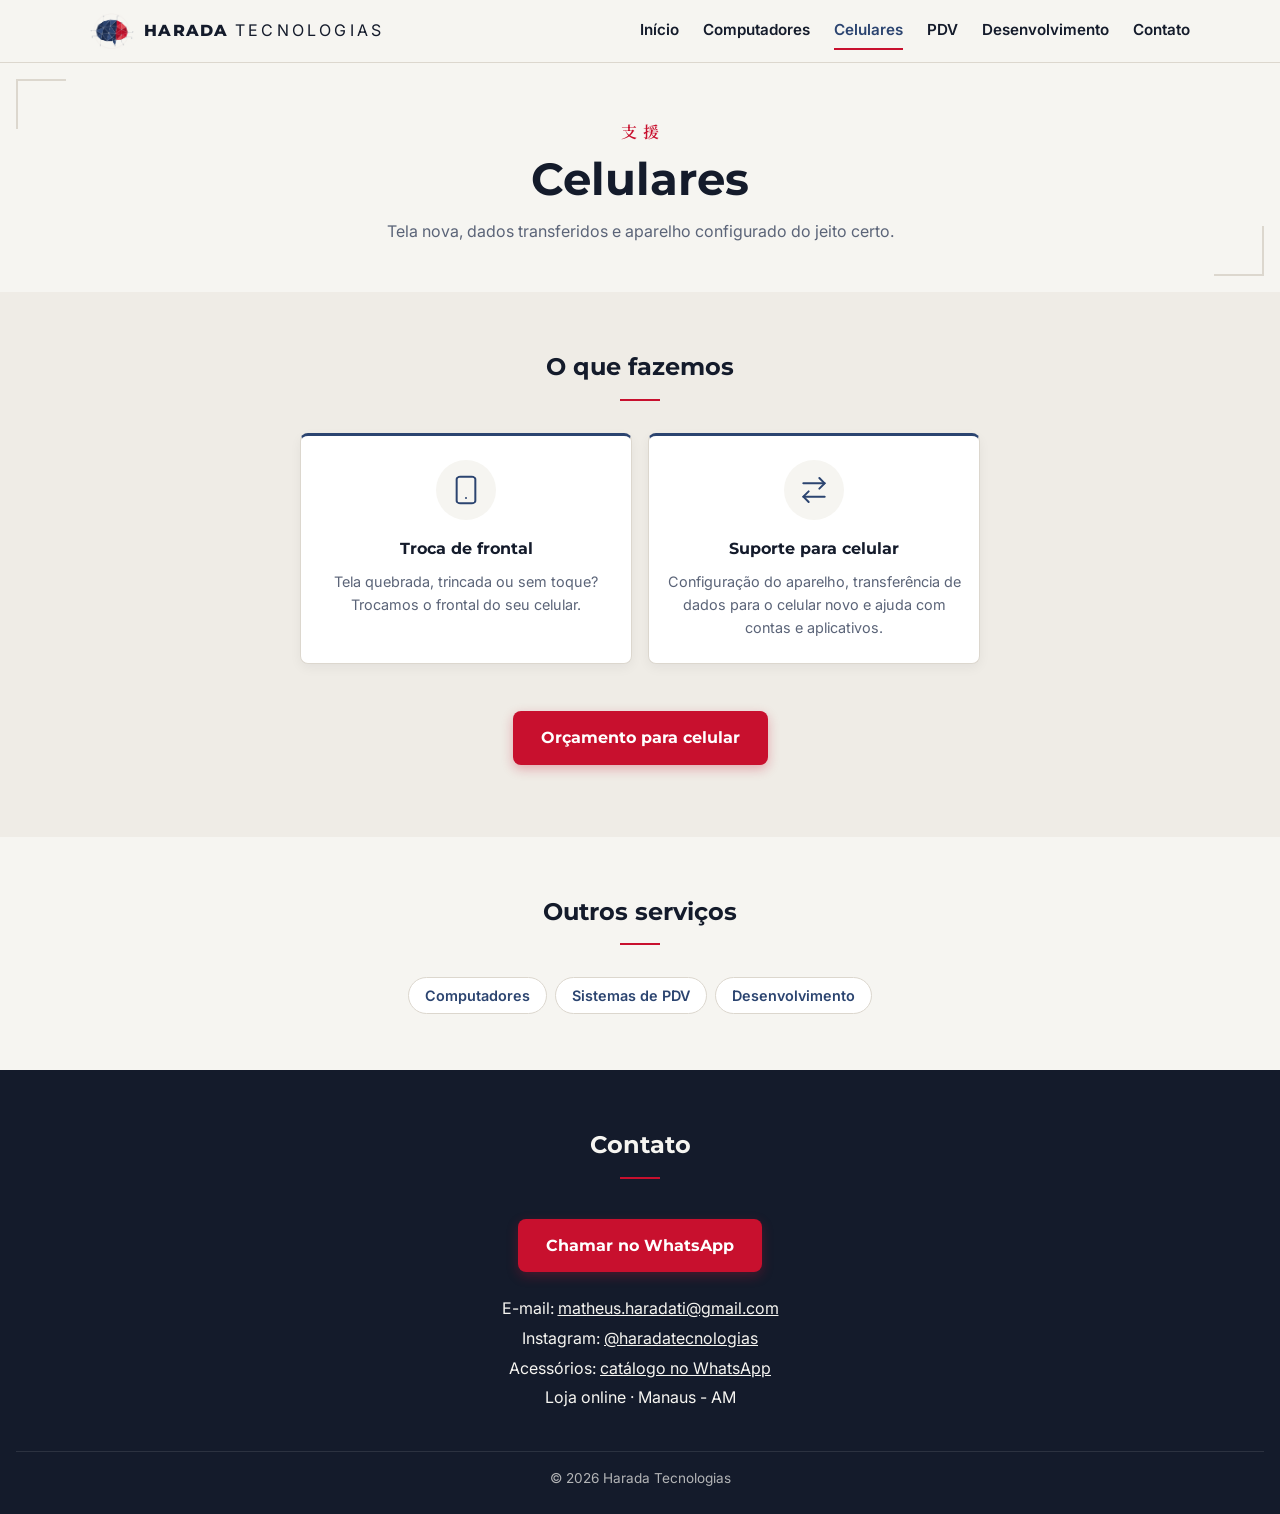
<file: celulares.html>
<!DOCTYPE html>
<html lang="pt-BR">
<head>
    <meta charset="UTF-8">
    <meta name="viewport" content="width=device-width, initial-scale=1.0">
    <title>Troca de frontal e suporte para celular em Manaus | Harada Tecnologias</title>
    <meta name="description" content="Troca de frontal (tela) de celular, transferência de dados e configuração de aparelhos em Manaus - AM. Peça um orçamento pelo WhatsApp.">

    <link rel="icon" type="image/png" href="img/icone.png">
    <link rel="apple-touch-icon" href="img/icone.png">

    <meta property="og:type" content="website">
    <meta property="og:locale" content="pt_BR">
    <meta property="og:site_name" content="Harada Tecnologias">
    <meta property="og:title" content="Celulares | Harada Tecnologias">
    <meta property="og:description" content="Troca de frontal e suporte para celular em Manaus - AM.">
    <meta property="og:url" content="https://haradatecnologias.com.br/celulares.html">
    <meta property="og:image" content="https://haradatecnologias.com.br/img/previa.png">
    <meta property="og:image:width" content="1200">
    <meta property="og:image:height" content="630">
    <meta property="og:image:alt" content="Logo da Harada Tecnologias: cérebro em polígonos azul e vermelho e o slogan Conectando a Amazônia ao Futuro">
    <meta name="twitter:card" content="summary_large_image">
    <link rel="preconnect" href="https://fonts.googleapis.com">
    <link rel="preconnect" href="https://fonts.gstatic.com" crossorigin>
    <link href="https://fonts.googleapis.com/css2?family=Inter:wght@400;600&family=Montserrat:wght@600;700;800&display=swap" rel="stylesheet">
    <!-- fonte japonesa: baixa só os caracteres de 原田テクノロジー準備中支援開発 -->
    <link href="https://fonts.googleapis.com/css2?family=Noto+Serif+JP:wght@600&text=%E5%8E%9F%E7%94%B0%E3%83%86%E3%82%AF%E3%83%8E%E3%83%AD%E3%82%B8%E3%83%BC%E6%BA%96%E5%82%99%E4%B8%AD%E6%94%AF%E6%8F%B4%E9%96%8B%E7%99%BA&display=swap" rel="stylesheet">
    <!-- ?v=... obriga o navegador a baixar o CSS novo: mude o número sempre que alterar o style.css -->
    <link rel="stylesheet" href="style.css?v=0.17">
    <!-- defer: o script roda depois que o HTML todo carregou -->
    <script src="efeito-3d.js?v=0.16" defer></script>
</head>
<body>
    <!-- TOPO (igual em todas as páginas; só muda o aria-current do link da página atual) -->
    <header class="topo">
        <a class="topo-marca" href="index.html">
            <img src="img/cerebro.png" alt="" width="760" height="630">
            <span>Harada <span class="topo-sub">Tecnologias</span></span>
        </a>
        <nav class="menu" aria-label="Menu principal">
            <ul>
                <li><a href="index.html">Início</a></li>
                <li><a href="computadores.html">Computadores</a></li>
                <li><a href="celulares.html" aria-current="page">Celulares</a></li>
                <li><a href="pdv.html">PDV</a></li>
                <li><a href="desenvolvimento.html">Desenvolvimento</a></li>
                <li><a href="#contato">Contato</a></li>
            </ul>
        </nav>
    </header>

    <main>
        <div class="titulo-pagina">
            <p class="titulo-jp" lang="ja" aria-hidden="true">支援</p>
            <h1>Celulares</h1>
            <p>Tela nova, dados transferidos e aparelho configurado do jeito certo.</p>
        </div>

        <section id="celulares" class="fundo-escuro">
            <h2>O que fazemos</h2>
            <ul class="cartoes cartoes-2">
                <li>
                    <!-- ícone: celular -->
                    <svg class="icone" viewBox="0 0 24 24" width="32" height="32" fill="none" stroke="currentColor" stroke-width="1.5" stroke-linecap="round" stroke-linejoin="round" aria-hidden="true">
                        <rect width="14" height="20" x="5" y="2" rx="2" ry="2"/>
                        <path d="M12 18h.01"/>
                    </svg>
                    <h3>Troca de frontal</h3>
                    <p>Tela quebrada, trincada ou sem toque? Trocamos o frontal do seu celular.</p>
                </li>
                <li>
                    <!-- ícone: setas indo e voltando (transferência) -->
                    <svg class="icone" viewBox="0 0 24 24" width="32" height="32" fill="none" stroke="currentColor" stroke-width="1.5" stroke-linecap="round" stroke-linejoin="round" aria-hidden="true">
                        <path d="m16 3 4 4-4 4"/>
                        <path d="M20 7H4"/>
                        <path d="m8 21-4-4 4-4"/>
                        <path d="M4 17h16"/>
                    </svg>
                    <h3>Suporte para celular</h3>
                    <p>Configuração do aparelho, transferência de dados para o celular novo e ajuda com contas e aplicativos.</p>
                </li>
            </ul>
            <p class="acao">
                <a class="botao" href="https://wa.me/5592992282487?text=Ol%C3%A1!%20Vim%20pelo%20site%20e%20quero%20um%20or%C3%A7amento%20para%20o%20meu%20celular." target="_blank" rel="noopener">
                    Orçamento para celular
                </a>
            </p>
        </section>

        <section class="centro">
            <h2>Outros serviços</h2>
            <nav class="abas" aria-label="Outros serviços">
                <a href="computadores.html">Computadores</a>
                <a href="pdv.html">Sistemas de PDV</a>
                <a href="desenvolvimento.html">Desenvolvimento</a>
            </nav>
        </section>
    </main>

    <footer id="contato">
        <h2>Contato</h2>
        <a class="botao" href="https://wa.me/5592992282487?text=Ol%C3%A1!%20Vim%20pelo%20site%20e%20gostaria%20de%20um%20or%C3%A7amento." target="_blank" rel="noopener">
            Chamar no WhatsApp
        </a>
        <ul class="contato-lista">
            <li>E-mail: <a href="mailto:matheus.haradati@gmail.com">matheus.haradati@gmail.com</a></li>
            <li>Instagram: <a href="https://www.instagram.com/haradatecnologias/" target="_blank" rel="noopener">@haradatecnologias</a></li>
            <li>Acessórios: <a href="https://wa.me/c/5592992282487" target="_blank" rel="noopener">catálogo no WhatsApp</a></li>
            <li>Loja online · Manaus - AM</li>
        </ul>
        <p class="copyright">&copy; 2026 Harada Tecnologias</p>
    </footer>
</body>
</html>
</file>
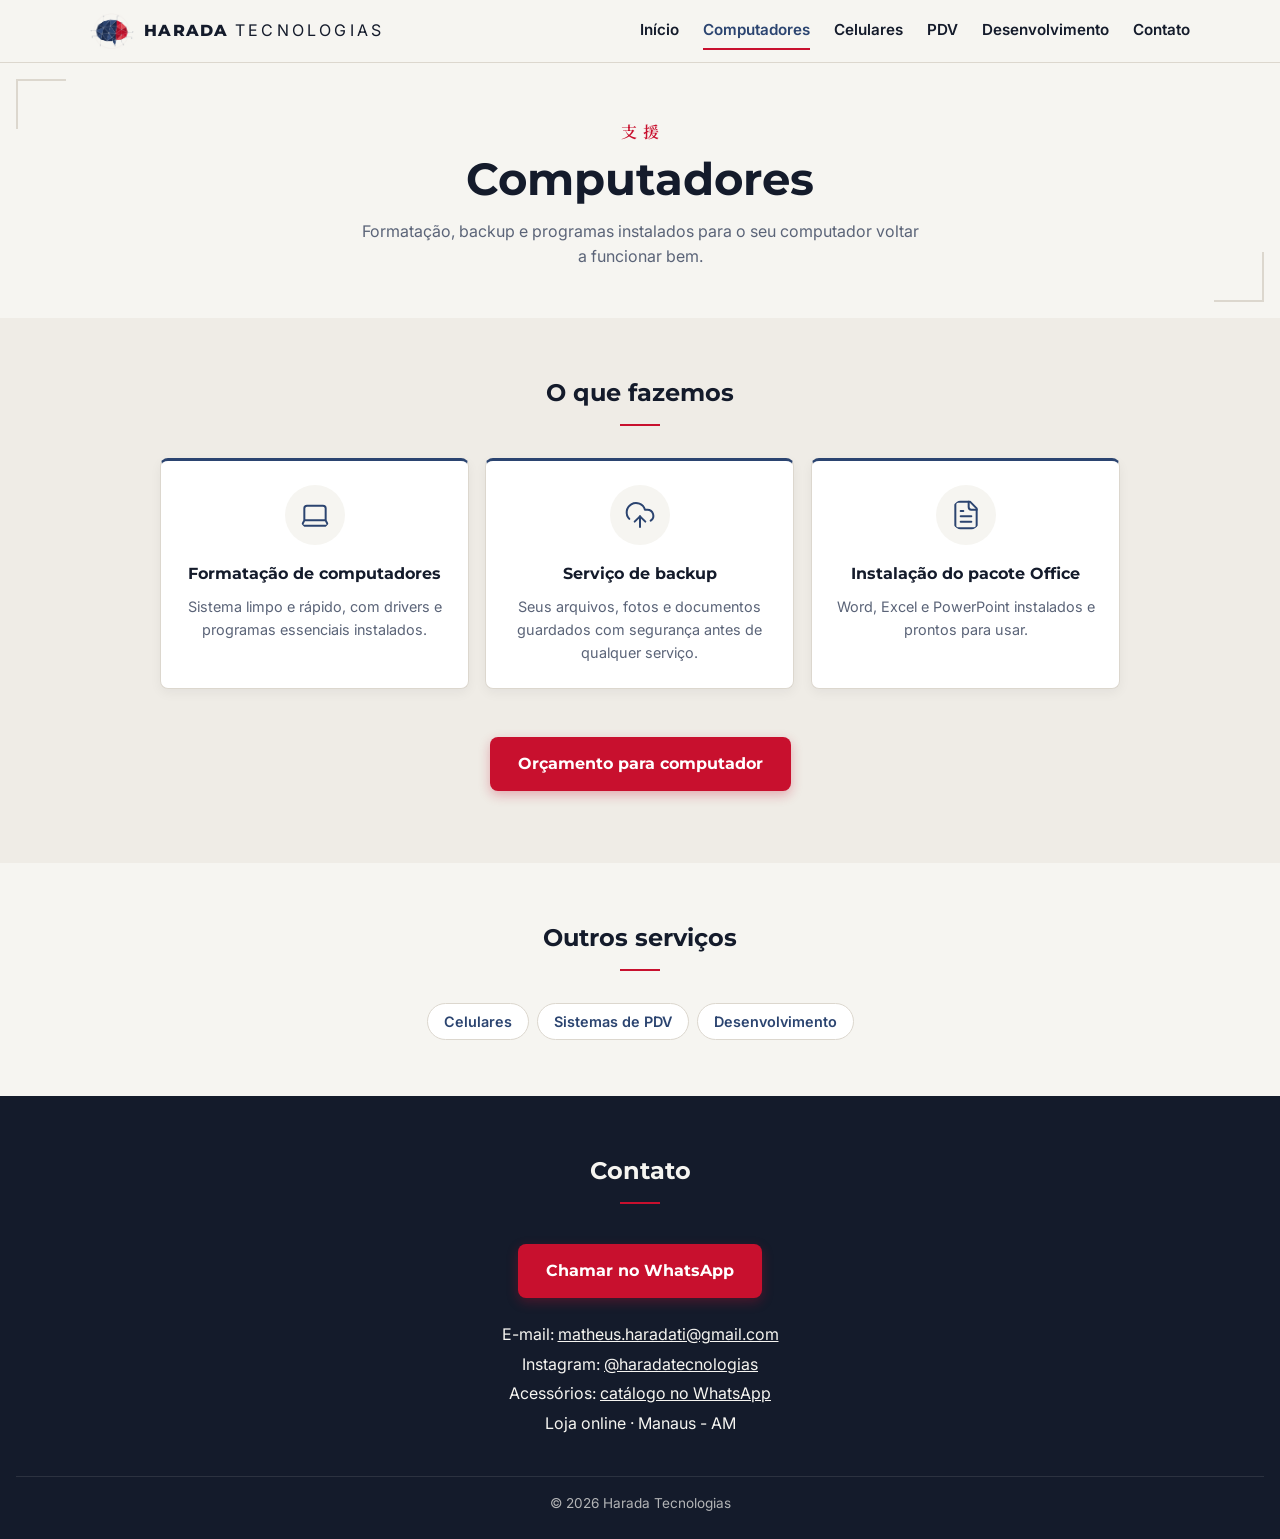
<file: computadores.html>
<!DOCTYPE html>
<html lang="pt-BR">
<head>
    <meta charset="UTF-8">
    <meta name="viewport" content="width=device-width, initial-scale=1.0">
    <title>Formatação de computador e backup em Manaus | Harada Tecnologias</title>
    <meta name="description" content="Formatação de computadores, backup de arquivos e instalação do pacote Office em Manaus - AM. Peça um orçamento pelo WhatsApp.">

    <link rel="icon" type="image/png" href="img/icone.png">
    <link rel="apple-touch-icon" href="img/icone.png">

    <meta property="og:type" content="website">
    <meta property="og:locale" content="pt_BR">
    <meta property="og:site_name" content="Harada Tecnologias">
    <meta property="og:title" content="Computadores | Harada Tecnologias">
    <meta property="og:description" content="Formatação, backup e pacote Office em Manaus - AM.">
    <meta property="og:url" content="https://haradatecnologias.com.br/computadores.html">
    <meta property="og:image" content="https://haradatecnologias.com.br/img/previa.png">
    <meta property="og:image:width" content="1200">
    <meta property="og:image:height" content="630">
    <meta property="og:image:alt" content="Logo da Harada Tecnologias: cérebro em polígonos azul e vermelho e o slogan Conectando a Amazônia ao Futuro">
    <meta name="twitter:card" content="summary_large_image">
    <link rel="preconnect" href="https://fonts.googleapis.com">
    <link rel="preconnect" href="https://fonts.gstatic.com" crossorigin>
    <link href="https://fonts.googleapis.com/css2?family=Inter:wght@400;600&family=Montserrat:wght@600;700;800&display=swap" rel="stylesheet">
    <!-- fonte japonesa: baixa só os caracteres de 原田テクノロジー準備中支援開発 -->
    <link href="https://fonts.googleapis.com/css2?family=Noto+Serif+JP:wght@600&text=%E5%8E%9F%E7%94%B0%E3%83%86%E3%82%AF%E3%83%8E%E3%83%AD%E3%82%B8%E3%83%BC%E6%BA%96%E5%82%99%E4%B8%AD%E6%94%AF%E6%8F%B4%E9%96%8B%E7%99%BA&display=swap" rel="stylesheet">
    <!-- ?v=... obriga o navegador a baixar o CSS novo: mude o número sempre que alterar o style.css -->
    <link rel="stylesheet" href="style.css?v=0.17">
    <!-- defer: o script roda depois que o HTML todo carregou -->
    <script src="efeito-3d.js?v=0.16" defer></script>
</head>
<body>
    <!-- TOPO (igual em todas as páginas; só muda o aria-current do link da página atual) -->
    <header class="topo">
        <a class="topo-marca" href="index.html">
            <img src="img/cerebro.png" alt="" width="760" height="630">
            <span>Harada <span class="topo-sub">Tecnologias</span></span>
        </a>
        <nav class="menu" aria-label="Menu principal">
            <ul>
                <li><a href="index.html">Início</a></li>
                <li><a href="computadores.html" aria-current="page">Computadores</a></li>
                <li><a href="celulares.html">Celulares</a></li>
                <li><a href="pdv.html">PDV</a></li>
                <li><a href="desenvolvimento.html">Desenvolvimento</a></li>
                <li><a href="#contato">Contato</a></li>
            </ul>
        </nav>
    </header>

    <main>
        <div class="titulo-pagina">
            <p class="titulo-jp" lang="ja" aria-hidden="true">支援</p>
            <h1>Computadores</h1>
            <p>Formatação, backup e programas instalados para o seu computador voltar a funcionar bem.</p>
        </div>

        <section id="computadores" class="fundo-escuro">
            <h2>O que fazemos</h2>
            <ul class="cartoes">
                <li>
                    <!-- ícone: notebook -->
                    <svg class="icone" viewBox="0 0 24 24" width="32" height="32" fill="none" stroke="currentColor" stroke-width="1.5" stroke-linecap="round" stroke-linejoin="round" aria-hidden="true">
                        <path d="M20 16V7a2 2 0 0 0-2-2H6a2 2 0 0 0-2 2v9m16 0H4m16 0 1.28 2.55a1 1 0 0 1-.9 1.45H3.62a1 1 0 0 1-.9-1.45L4 16"/>
                    </svg>
                    <h3>Formatação de computadores</h3>
                    <p>Sistema limpo e rápido, com drivers e programas essenciais instalados.</p>
                </li>
                <li>
                    <!-- ícone: nuvem com seta para cima -->
                    <svg class="icone" viewBox="0 0 24 24" width="32" height="32" fill="none" stroke="currentColor" stroke-width="1.5" stroke-linecap="round" stroke-linejoin="round" aria-hidden="true">
                        <path d="M12 13v8"/>
                        <path d="M4 14.899A7 7 0 1 1 15.71 8h1.79a4.5 4.5 0 0 1 2.5 8.242"/>
                        <path d="m8 17 4-4 4 4"/>
                    </svg>
                    <h3>Serviço de backup</h3>
                    <p>Seus arquivos, fotos e documentos guardados com segurança antes de qualquer serviço.</p>
                </li>
                <li>
                    <!-- ícone: documento -->
                    <svg class="icone" viewBox="0 0 24 24" width="32" height="32" fill="none" stroke="currentColor" stroke-width="1.5" stroke-linecap="round" stroke-linejoin="round" aria-hidden="true">
                        <path d="M15 2H6a2 2 0 0 0-2 2v16a2 2 0 0 0 2 2h12a2 2 0 0 0 2-2V7Z"/>
                        <path d="M14 2v4a2 2 0 0 0 2 2h4"/>
                        <path d="M16 13H8"/>
                        <path d="M16 17H8"/>
                        <path d="M10 9H8"/>
                    </svg>
                    <h3>Instalação do pacote Office</h3>
                    <p>Word, Excel e PowerPoint instalados e prontos para usar.</p>
                </li>
            </ul>
            <p class="acao">
                <a class="botao" href="https://wa.me/5592992282487?text=Ol%C3%A1!%20Vim%20pelo%20site%20e%20quero%20um%20or%C3%A7amento%20para%20o%20meu%20computador." target="_blank" rel="noopener">
                    Orçamento para computador
                </a>
            </p>
        </section>

        <section class="centro">
            <h2>Outros serviços</h2>
            <nav class="abas" aria-label="Outros serviços">
                <a href="celulares.html">Celulares</a>
                <a href="pdv.html">Sistemas de PDV</a>
                <a href="desenvolvimento.html">Desenvolvimento</a>
            </nav>
        </section>
    </main>

    <footer id="contato">
        <h2>Contato</h2>
        <a class="botao" href="https://wa.me/5592992282487?text=Ol%C3%A1!%20Vim%20pelo%20site%20e%20gostaria%20de%20um%20or%C3%A7amento." target="_blank" rel="noopener">
            Chamar no WhatsApp
        </a>
        <ul class="contato-lista">
            <li>E-mail: <a href="mailto:matheus.haradati@gmail.com">matheus.haradati@gmail.com</a></li>
            <li>Instagram: <a href="https://www.instagram.com/haradatecnologias/" target="_blank" rel="noopener">@haradatecnologias</a></li>
            <li>Acessórios: <a href="https://wa.me/c/5592992282487" target="_blank" rel="noopener">catálogo no WhatsApp</a></li>
            <li>Loja online · Manaus - AM</li>
        </ul>
        <p class="copyright">&copy; 2026 Harada Tecnologias</p>
    </footer>
</body>
</html>
</file>
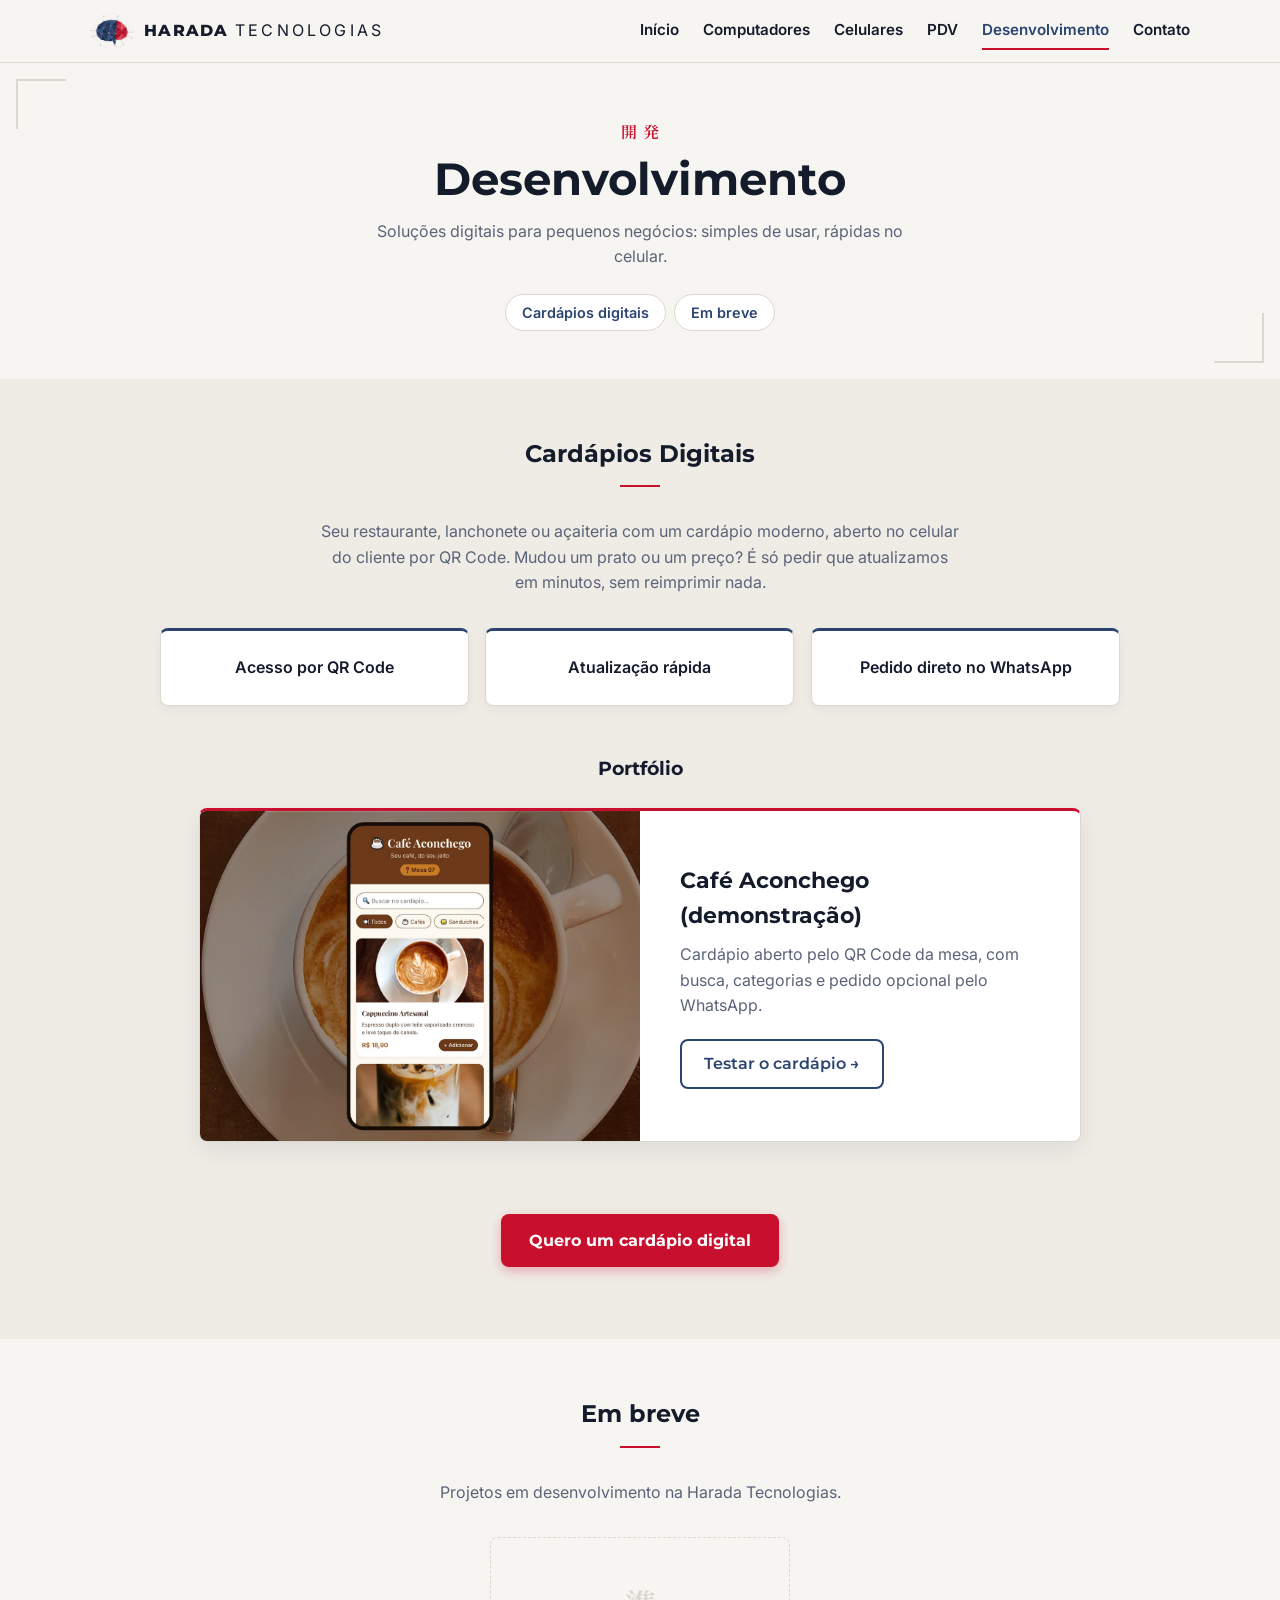
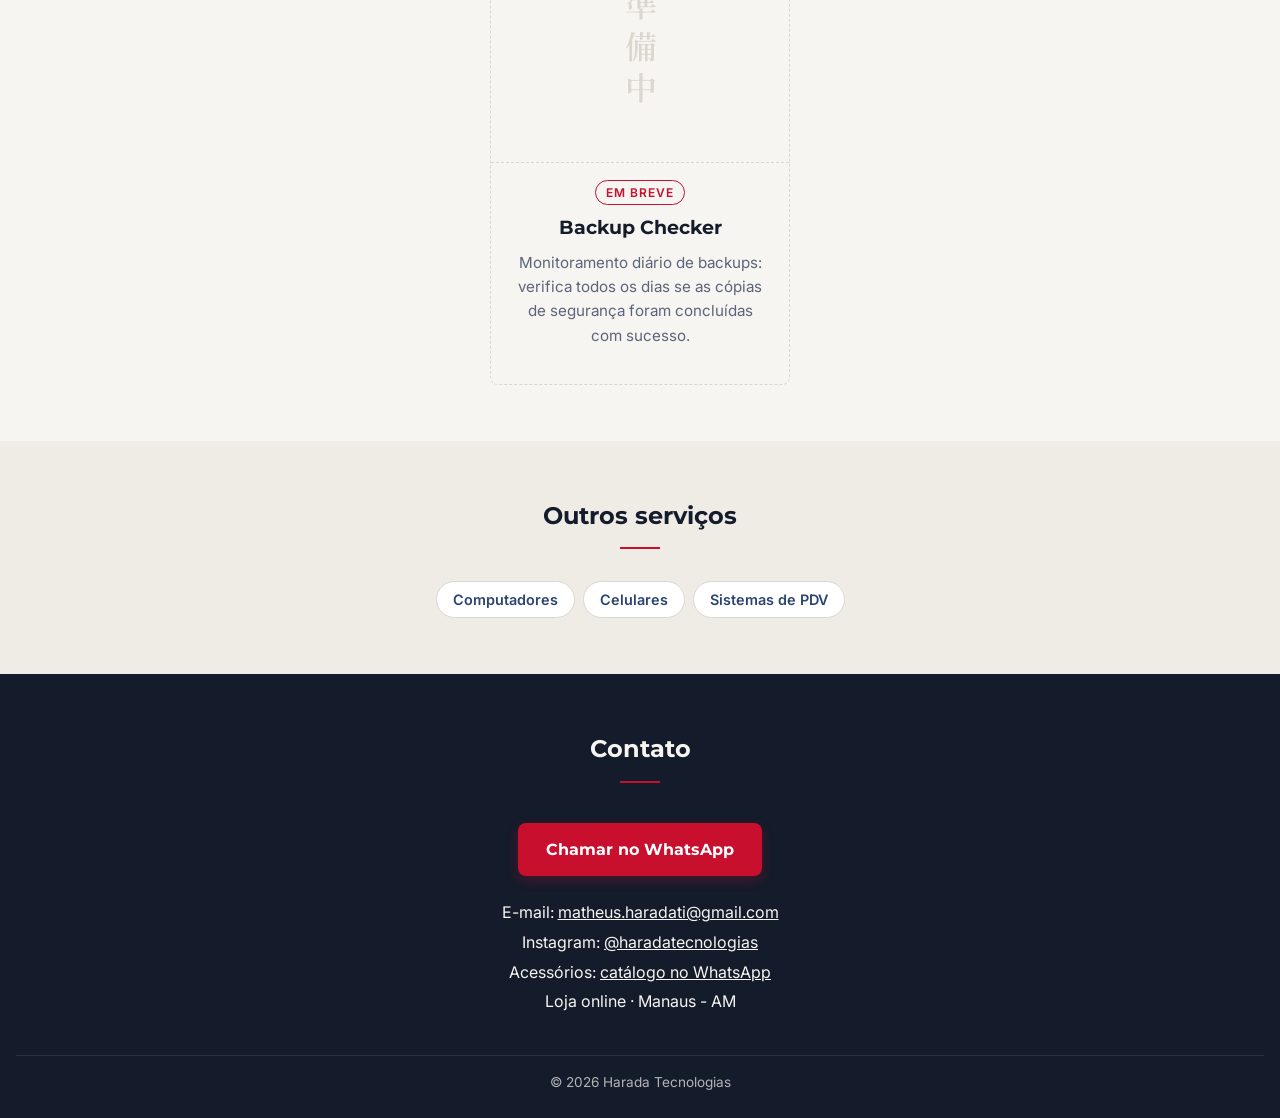
<file: desenvolvimento.html>
<!DOCTYPE html>
<html lang="pt-BR">
<head>
    <meta charset="UTF-8">
    <meta name="viewport" content="width=device-width, initial-scale=1.0">
    <title>Cardápio digital com QR Code em Manaus | Harada Tecnologias</title>
    <meta name="description" content="Cardápios digitais com QR Code para bares, restaurantes, lanchonetes e açaiterias em Manaus - AM. Atualização rápida e pedido pelo WhatsApp.">

    <link rel="icon" type="image/png" href="img/icone.png">
    <link rel="apple-touch-icon" href="img/icone.png">

    <meta property="og:type" content="website">
    <meta property="og:locale" content="pt_BR">
    <meta property="og:site_name" content="Harada Tecnologias">
    <meta property="og:title" content="Desenvolvimento | Harada Tecnologias">
    <meta property="og:description" content="Cardápios digitais com QR Code para bares, restaurantes e lanchonetes em Manaus - AM.">
    <meta property="og:url" content="https://haradatecnologias.com.br/desenvolvimento.html">
    <meta property="og:image" content="https://haradatecnologias.com.br/img/previa.png">
    <meta property="og:image:width" content="1200">
    <meta property="og:image:height" content="630">
    <meta property="og:image:alt" content="Logo da Harada Tecnologias: cérebro em polígonos azul e vermelho e o slogan Conectando a Amazônia ao Futuro">
    <meta name="twitter:card" content="summary_large_image">
    <link rel="preconnect" href="https://fonts.googleapis.com">
    <link rel="preconnect" href="https://fonts.gstatic.com" crossorigin>
    <link href="https://fonts.googleapis.com/css2?family=Inter:wght@400;600&family=Montserrat:wght@600;700;800&display=swap" rel="stylesheet">
    <!-- fonte japonesa: baixa só os caracteres de 原田テクノロジー準備中支援開発 -->
    <link href="https://fonts.googleapis.com/css2?family=Noto+Serif+JP:wght@600&text=%E5%8E%9F%E7%94%B0%E3%83%86%E3%82%AF%E3%83%8E%E3%83%AD%E3%82%B8%E3%83%BC%E6%BA%96%E5%82%99%E4%B8%AD%E6%94%AF%E6%8F%B4%E9%96%8B%E7%99%BA&display=swap" rel="stylesheet">
    <!-- ?v=... obriga o navegador a baixar o CSS novo: mude o número sempre que alterar o style.css -->
    <link rel="stylesheet" href="style.css?v=0.17">
    <!-- defer: o script roda depois que o HTML todo carregou -->
    <script src="efeito-3d.js?v=0.16" defer></script>
</head>
<body>
    <header class="topo">
        <a class="topo-marca" href="index.html">
            <img src="img/cerebro.png" alt="" width="760" height="630">
            <span>Harada <span class="topo-sub">Tecnologias</span></span>
        </a>
        <nav class="menu" aria-label="Menu principal">
            <ul>
                <li><a href="index.html">Início</a></li>
                <li><a href="computadores.html">Computadores</a></li>
                <li><a href="celulares.html">Celulares</a></li>
                <li><a href="pdv.html">PDV</a></li>
                <li><a href="desenvolvimento.html" aria-current="page">Desenvolvimento</a></li>
                <li><a href="#contato">Contato</a></li>
            </ul>
        </nav>
    </header>

    <main>
        <div class="titulo-pagina">
            <p class="titulo-jp" lang="ja" aria-hidden="true">開発</p>
            <h1>Desenvolvimento</h1>
            <p>Soluções digitais para pequenos negócios: simples de usar, rápidas no celular.</p>

            <!-- ABAS: atalhos para as seções desta página. Projeto novo = aba nova aqui. -->
            <nav class="abas" aria-label="Seções desta página">
                <a href="#cardapios">Cardápios digitais</a>
                <a href="#em-breve">Em breve</a>
            </nav>
        </div>

        <section id="cardapios" class="fundo-escuro centro">
            <h2>Cardápios Digitais</h2>
            <p class="intro">
                Seu restaurante, lanchonete ou açaiteria com um cardápio moderno, aberto no
                celular do cliente por QR Code. Mudou um prato ou um preço? É só pedir que
                atualizamos em minutos, sem reimprimir nada.
            </p>

            <ul class="cartoes">
                <li>Acesso por QR Code</li>
                <li>Atualização rápida</li>
                <li>Pedido direto no WhatsApp</li>
            </ul>

            <h3>Portfólio</h3>

            <!-- PROJETO EM DESTAQUE (carro-chefe): bloco largo, imagem ao lado do texto no computador -->
            <article class="projeto projeto-destaque">
                <img src="img/portfolio/cafe-aconchego.jpg" alt="Cardápio digital do Café Aconchego aberto no celular, mostrando a mesa 07, a busca, as categorias e um cappuccino" width="1200" height="900" loading="lazy">
                <div class="projeto-info">
                    <h4>Café Aconchego (demonstração)</h4>
                    <p>Cardápio aberto pelo QR Code da mesa, com busca, categorias e pedido opcional pelo WhatsApp.</p>
                    <a class="botao-secundario" href="https://mharada7.github.io/cardapio-digital/?mesa=7" target="_blank" rel="noopener">Testar o cardápio →</a>
                </div>
            </article>

            <div class="portfolio">
                <!--
                    OUTROS PROJETOS: entram aqui, como cartões menores abaixo do destaque.
                    Copie o bloco abaixo, tire os sinais de comentário e troque a imagem,
                    o texto e o link.
                    Imagem: salve em img/portfolio/ (nome em minúsculas, sem espaços),
                    de preferência 1200x900 px (formato 4:3), em .jpg ou .webp.

                <article class="projeto">
                    <img src="img/portfolio/nome-do-projeto.jpg" alt="Cardápio digital do Restaurante X aberto no celular" width="1200" height="900" loading="lazy">
                    <div class="projeto-info">
                        <h4>Restaurante X</h4>
                        <p>Cardápio com pedido pelo WhatsApp.</p>
                        <a href="https://link-do-cardapio" target="_blank" rel="noopener">Ver cardápio →</a>
                    </div>
                </article>
                -->
            </div>

            <p class="acao">
                <a class="botao" href="https://wa.me/5592992282487?text=Ol%C3%A1!%20Vim%20pelo%20site%20e%20quero%20um%20card%C3%A1pio%20digital%20para%20o%20meu%20neg%C3%B3cio." target="_blank" rel="noopener">
                    Quero um cardápio digital
                </a>
            </p>
        </section>

        <section id="em-breve" class="centro">
            <h2>Em breve</h2>
            <p class="intro">Projetos em desenvolvimento na Harada Tecnologias.</p>

            <div class="portfolio">
                <!-- cartão "Em breve": quando o projeto ficar pronto, vira uma seção própria (e uma aba lá em cima) -->
                <article class="projeto em-breve">
                    <div class="projeto-vazio"><span lang="ja" aria-hidden="true">準備中</span></div>
                    <div class="projeto-info">
                        <span class="etiqueta">Em breve</span>
                        <h3>Backup Checker</h3>
                        <p>Monitoramento diário de backups: verifica todos os dias se as cópias de segurança foram concluídas com sucesso.</p>
                    </div>
                </article>
            </div>
        </section>
        <section class="fundo-escuro centro">
            <h2>Outros serviços</h2>
            <nav class="abas" aria-label="Outros serviços">
                <a href="computadores.html">Computadores</a>
                <a href="celulares.html">Celulares</a>
                <a href="pdv.html">Sistemas de PDV</a>
            </nav>
        </section>
    </main>

    <footer id="contato">
        <h2>Contato</h2>
        <a class="botao" href="https://wa.me/5592992282487?text=Ol%C3%A1!%20Vim%20pelo%20site%20e%20gostaria%20de%20um%20or%C3%A7amento." target="_blank" rel="noopener">
            Chamar no WhatsApp
        </a>
        <ul class="contato-lista">
            <li>E-mail: <a href="mailto:matheus.haradati@gmail.com">matheus.haradati@gmail.com</a></li>
            <li>Instagram: <a href="https://www.instagram.com/haradatecnologias/" target="_blank" rel="noopener">@haradatecnologias</a></li>
            <li>Acessórios: <a href="https://wa.me/c/5592992282487" target="_blank" rel="noopener">catálogo no WhatsApp</a></li>
            <li>Loja online · Manaus - AM</li>
        </ul>
        <p class="copyright">&copy; 2026 Harada Tecnologias</p>
    </footer>
</body>
</html>
</file>
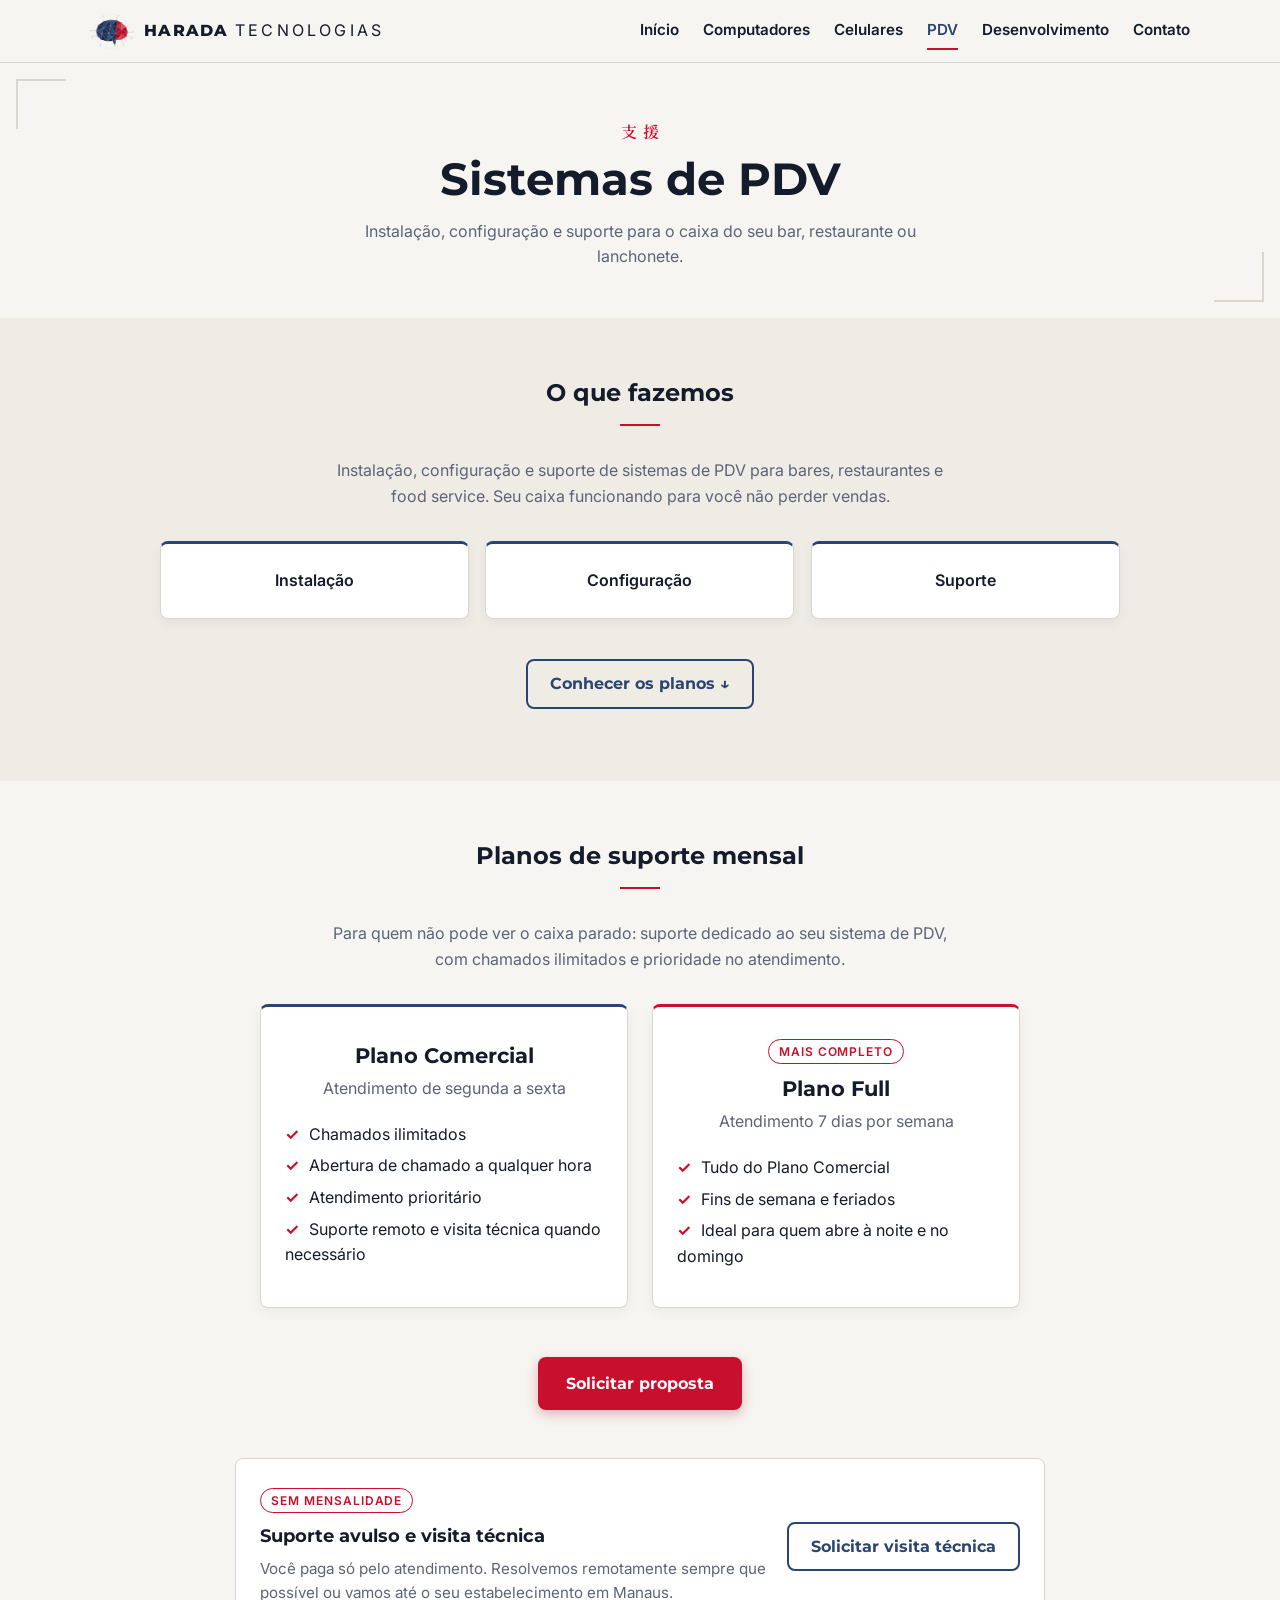
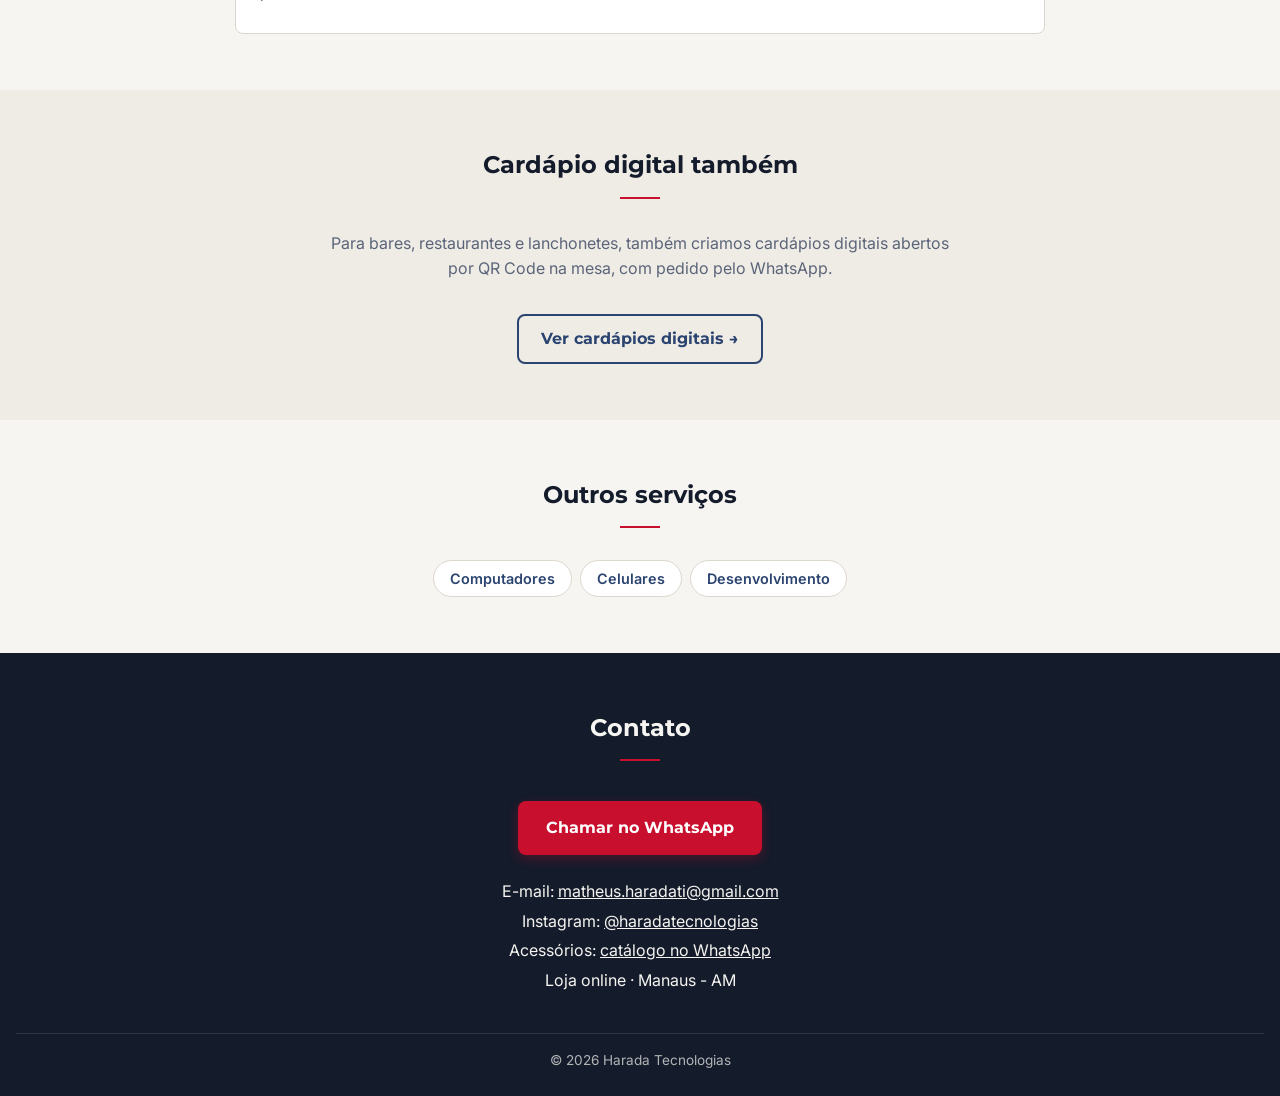
<file: pdv.html>
<!DOCTYPE html>
<html lang="pt-BR">
<head>
    <meta charset="UTF-8">
    <meta name="viewport" content="width=device-width, initial-scale=1.0">
    <title>Suporte a sistemas de PDV em Manaus | Harada Tecnologias</title>
    <meta name="description" content="Instalação, configuração e suporte de sistemas de PDV para bares, restaurantes e food service em Manaus - AM.">

    <link rel="icon" type="image/png" href="img/icone.png">
    <link rel="apple-touch-icon" href="img/icone.png">

    <meta property="og:type" content="website">
    <meta property="og:locale" content="pt_BR">
    <meta property="og:site_name" content="Harada Tecnologias">
    <meta property="og:title" content="Sistemas de PDV | Harada Tecnologias">
    <meta property="og:description" content="Suporte a sistemas de PDV para bares, restaurantes e food service em Manaus - AM.">
    <meta property="og:url" content="https://haradatecnologias.com.br/pdv.html">
    <meta property="og:image" content="https://haradatecnologias.com.br/img/previa.png">
    <meta property="og:image:width" content="1200">
    <meta property="og:image:height" content="630">
    <meta property="og:image:alt" content="Logo da Harada Tecnologias: cérebro em polígonos azul e vermelho e o slogan Conectando a Amazônia ao Futuro">
    <meta name="twitter:card" content="summary_large_image">
    <link rel="preconnect" href="https://fonts.googleapis.com">
    <link rel="preconnect" href="https://fonts.gstatic.com" crossorigin>
    <link href="https://fonts.googleapis.com/css2?family=Inter:wght@400;600&family=Montserrat:wght@600;700;800&display=swap" rel="stylesheet">
    <!-- fonte japonesa: baixa só os caracteres de 原田テクノロジー準備中支援開発 -->
    <link href="https://fonts.googleapis.com/css2?family=Noto+Serif+JP:wght@600&text=%E5%8E%9F%E7%94%B0%E3%83%86%E3%82%AF%E3%83%8E%E3%83%AD%E3%82%B8%E3%83%BC%E6%BA%96%E5%82%99%E4%B8%AD%E6%94%AF%E6%8F%B4%E9%96%8B%E7%99%BA&display=swap" rel="stylesheet">
    <!-- ?v=... obriga o navegador a baixar o CSS novo: mude o número sempre que alterar o style.css -->
    <link rel="stylesheet" href="style.css?v=0.17">
    <!-- defer: o script roda depois que o HTML todo carregou -->
    <script src="efeito-3d.js?v=0.16" defer></script>
</head>
<body>
    <!-- TOPO (igual em todas as páginas; só muda o aria-current do link da página atual) -->
    <header class="topo">
        <a class="topo-marca" href="index.html">
            <img src="img/cerebro.png" alt="" width="760" height="630">
            <span>Harada <span class="topo-sub">Tecnologias</span></span>
        </a>
        <nav class="menu" aria-label="Menu principal">
            <ul>
                <li><a href="index.html">Início</a></li>
                <li><a href="computadores.html">Computadores</a></li>
                <li><a href="celulares.html">Celulares</a></li>
                <li><a href="pdv.html" aria-current="page">PDV</a></li>
                <li><a href="desenvolvimento.html">Desenvolvimento</a></li>
                <li><a href="#contato">Contato</a></li>
            </ul>
        </nav>
    </header>

    <main>
        <div class="titulo-pagina">
            <p class="titulo-jp" lang="ja" aria-hidden="true">支援</p>
            <h1>Sistemas de PDV</h1>
            <p>Instalação, configuração e suporte para o caixa do seu bar, restaurante ou lanchonete.</p>
        </div>

        <section id="pdv" class="fundo-escuro centro">
            <h2>O que fazemos</h2>
            <p class="intro">
                Instalação, configuração e suporte de sistemas de PDV para bares,
                restaurantes e food service. Seu caixa funcionando para você não perder vendas.
            </p>
            <ul class="cartoes">
                <li>Instalação</li>
                <li>Configuração</li>
                <li>Suporte</li>
            </ul>
            <!-- leva o cliente aos planos (a ação principal fica lá) -->
            <p class="acao">
                <a class="botao-secundario" href="#planos">Conhecer os planos ↓</a>
            </p>
        </section>

        <!-- PLANOS: sem preços no site (vão na proposta/contrato) -->
        <section id="planos" class="centro">
            <h2>Planos de suporte mensal</h2>
            <p class="intro">
                Para quem não pode ver o caixa parado: suporte dedicado ao seu sistema de PDV,
                com chamados ilimitados e prioridade no atendimento.
            </p>

            <div class="planos">
                <article class="plano">
                    <h3>Plano Comercial</h3>
                    <p class="plano-dias">Atendimento de segunda a sexta</p>
                    <ul class="checklist">
                        <li>Chamados ilimitados</li>
                        <li>Abertura de chamado a qualquer hora</li>
                        <li>Atendimento prioritário</li>
                        <li>Suporte remoto e visita técnica quando necessário</li>
                    </ul>
                </article>
                <article class="plano plano-destaque">
                    <span class="etiqueta">Mais completo</span>
                    <h3>Plano Full</h3>
                    <p class="plano-dias">Atendimento 7 dias por semana</p>
                    <ul class="checklist">
                        <li>Tudo do Plano Comercial</li>
                        <li>Fins de semana e feriados</li>
                        <li>Ideal para quem abre à noite e no domingo</li>
                    </ul>
                </article>
            </div>

            <!-- escopo (só sistema/software), condições e base legal: ficam para a conversa e o contrato -->
            <p class="acao">
                <a class="botao" href="https://wa.me/5592992282487?text=Ol%C3%A1!%20Vim%20pelo%20site%20e%20quero%20uma%20proposta%20dos%20planos%20de%20suporte%20mensal%20para%20o%20meu%20PDV." target="_blank" rel="noopener">
                    Solicitar proposta
                </a>
            </p>

            <!-- alternativa sem mensalidade: botão contornado para não competir com o "Solicitar proposta" -->
            <div class="avulso">
                <div class="avulso-texto">
                    <span class="etiqueta">Sem mensalidade</span>
                    <h3>Suporte avulso e visita técnica</h3>
                    <p>
                        Você paga só pelo atendimento. Resolvemos remotamente sempre que possível
                        ou vamos até o seu estabelecimento em Manaus.
                    </p>
                </div>
                <a class="botao-secundario" href="https://wa.me/5592992282487?text=Ol%C3%A1!%20Vim%20pelo%20site%20e%20quero%20solicitar%20um%20atendimento%20avulso%20(remoto%20ou%20visita%20t%C3%A9cnica)%20para%20o%20meu%20PDV." target="_blank" rel="noopener">
                    Solicitar visita técnica
                </a>
            </div>
        </section>

        <section class="fundo-escuro centro">
            <h2>Cardápio digital também</h2>
            <p class="intro">
                Para bares, restaurantes e lanchonetes, também criamos cardápios digitais
                abertos por QR Code na mesa, com pedido pelo WhatsApp.
            </p>
            <a class="botao-secundario" href="desenvolvimento.html#cardapios">Ver cardápios digitais →</a>
        </section>

        <section class="centro">
            <h2>Outros serviços</h2>
            <nav class="abas" aria-label="Outros serviços">
                <a href="computadores.html">Computadores</a>
                <a href="celulares.html">Celulares</a>
                <a href="desenvolvimento.html">Desenvolvimento</a>
            </nav>
        </section>
    </main>

    <footer id="contato">
        <h2>Contato</h2>
        <a class="botao" href="https://wa.me/5592992282487?text=Ol%C3%A1!%20Vim%20pelo%20site%20e%20gostaria%20de%20um%20or%C3%A7amento." target="_blank" rel="noopener">
            Chamar no WhatsApp
        </a>
        <ul class="contato-lista">
            <li>E-mail: <a href="mailto:matheus.haradati@gmail.com">matheus.haradati@gmail.com</a></li>
            <li>Instagram: <a href="https://www.instagram.com/haradatecnologias/" target="_blank" rel="noopener">@haradatecnologias</a></li>
            <li>Acessórios: <a href="https://wa.me/c/5592992282487" target="_blank" rel="noopener">catálogo no WhatsApp</a></li>
            <li>Loja online · Manaus - AM</li>
        </ul>
        <p class="copyright">&copy; 2026 Harada Tecnologias</p>
    </footer>
</body>
</html>
</file>
<file: style.css>
/* ===== Paleta e fontes (tiradas da identidade Harada) ===== */
:root {
    --washi: #F6F5F1;          /* 和紙 papel japonês: fundo */
    --washi-escuro: #EFECE6;   /* seções alternadas */
    --sumi: #141B2B;           /* 墨 tinta nanquim: texto e títulos */
    --ai: #2B4470;             /* 藍 índigo: cor principal */
    --aka: #C8102E;            /* 赤 vermelho: destaque e botão */
    --aka-escuro: #A50E25;     /* vermelho do botão com o mouse em cima */
    --branco: #FFFFFF;         /* fundo dos cartões */
    --texto-suave: #5B6478;    /* descrições */
    --linha: #DCD7CE;          /* bordas finas e cantoneiras */

    --fonte-titulo: "Montserrat", sans-serif;
    --fonte-texto: "Inter", sans-serif;
    --fonte-jp: "Noto Serif JP", serif;
}

/* ===== Base ===== */
html {
    scroll-behavior: smooth;   /* links como #contato rolam suave, em vez de "pular" */
}

body {
    margin: 0;
    font-family: var(--fonte-texto);
    color: var(--sumi);
    background-color: var(--washi);
    line-height: 1.6;
}

h1, h2 {
    font-family: var(--fonte-titulo);
}

a {
    color: var(--ai);
}

/* ===== Topo com menu (igual em todas as páginas) ===== */
.topo {
    display: flex;
    flex-wrap: wrap;                  /* no celular, o menu desce para a linha de baixo */
    align-items: center;
    justify-content: space-between;   /* marca na esquerda, menu na direita */
    gap: 8px 24px;
    /* o max() deixa no mínimo 16px nas laterais e centraliza o conteúdo em telas largas */
    padding: 12px max(16px, calc((100% - 1100px) / 2));
    background-color: var(--washi);   /* mesmo fundo do cerebro.png, para não aparecer um quadrado em volta */
    border-bottom: 1px solid var(--linha);
}

.topo-marca {
    display: flex;
    align-items: center;
    gap: 10px;
    color: var(--sumi);
    font-family: var(--fonte-titulo);
    font-weight: 800;
    font-size: 1rem;
    letter-spacing: 0.08em;
    text-transform: uppercase;
    text-decoration: none;
    white-space: nowrap;   /* "HARADA TECNOLOGIAS" nunca quebra em duas linhas */
}

.topo-marca img {
    width: 44px;
    height: auto;
}

.topo-sub {
    font-family: var(--fonte-texto);
    font-weight: 400;
    letter-spacing: 0.2em;
}

.menu ul {
    list-style: none;
    margin: 0;
    padding: 0;
    display: flex;
    flex-wrap: wrap;
    gap: 4px 24px;
}

.menu a {
    display: block;
    padding: 6px 0;
    color: var(--sumi);
    font-weight: 600;
    font-size: 0.95rem;
    text-decoration: none;
    border-bottom: 2px solid transparent;   /* reserva o espaço do tracinho, sem "pular" */
}

/* página atual (aria-current) e link com o mouse em cima: tracinho vermelho */
.menu a:hover,
.menu a[aria-current="page"] {
    color: var(--ai);
    border-bottom-color: var(--aka);
}

/* telas médias e celular: marca em cima e menu embaixo, centralizados
   (o menu tem 6 links e não cabe ao lado da marca abaixo de ~900px) */
@media (max-width: 900px) {
    .topo {
        flex-direction: column;
    }

    .menu ul {
        justify-content: center;
    }
}

/* celular: links do menu menores */
@media (max-width: 600px) {
    .menu ul {
        gap: 0 12px;
    }

    .menu a {
        font-size: 0.85rem;
    }
}

/* celulares bem estreitos (320px): nome e menu um pouco menores */
@media (max-width: 360px) {
    .topo-marca {
        font-size: 0.85rem;
    }

    .menu ul {
        gap: 0 10px;
    }

    .menu a {
        font-size: 0.78rem;
    }
}

/* ===== Abertura da página inicial (hero) ===== */
.hero {
    position: relative;   /* referência para o carimbo e as cantoneiras */
    text-align: center;
    padding: 32px 16px;
}

/* cantoneiras finas nos cantos, como no cartaz */
.hero::before,
.hero::after,
.titulo-pagina::before,
.titulo-pagina::after {
    content: "";
    position: absolute;
    width: 48px;
    height: 48px;
    border: 0 solid var(--linha);
}

.hero::before,
.titulo-pagina::before {
    top: 16px;
    left: 16px;
    border-top-width: 2px;
    border-left-width: 2px;
}

.hero::after,
.titulo-pagina::after {
    bottom: 16px;
    right: 16px;
    border-bottom-width: 2px;
    border-right-width: 2px;
}

/* carimbo 原田 (hanko) */
.hanko {
    position: absolute;
    top: 24px;
    right: 24px;
    writing-mode: vertical-rl;   /* texto na vertical, como na escrita japonesa */
    padding: 8px 6px;
    background-color: var(--aka);
    color: var(--branco);
    font-family: var(--fonte-jp);
    font-weight: 600;
    font-size: 1.25rem;
    line-height: 1.1;
    border-radius: 8px;
}

.cerebro {
    display: block;
    width: 100%;
    max-width: 104px;   /* celular: pequeno, para a frase e os botões caberem na 1ª tela */
    height: auto;       /* mantém a proporção */
    margin: 0 auto;
}

.marca {
    margin: 8px 0 0;
    font-family: var(--fonte-titulo);   /* agora é um <p>, então a fonte dos títulos vem daqui */
}

.marca span {
    display: block;   /* cada parte do nome em uma linha */
    text-transform: uppercase;
}

.marca-nome {
    font-weight: 800;
    font-size: clamp(2.4rem, 11vw, 3.5rem);   /* mínimo, ideal, máximo */
    line-height: 1;
    letter-spacing: 0.02em;
}

.marca-sub {
    margin-top: 8px;
    margin-right: -0.5em;   /* compensa o espaço depois da última letra */
    font-family: var(--fonte-texto);
    font-weight: 400;
    font-size: clamp(0.85rem, 3.6vw, 1.1rem);
    letter-spacing: 0.5em;
}

.marca-jp {
    margin: 8px -0.6em 0 0;
    font-size: 0.85rem;
    font-family: var(--fonte-jp);
    font-weight: 600;
    color: var(--aka);
    letter-spacing: 0.6em;
}

.slogan {
    margin: 12px 0 0;
    font-size: 1rem;
}

/* linhas vermelhas antes e depois do slogan */
.slogan::before,
.slogan::after {
    content: "";
    display: inline-block;
    width: 40px;
    height: 2px;
    margin: 0 12px;
    vertical-align: middle;
    background-color: var(--aka);
}

.destaque {
    color: var(--aka);
}

/* a frase principal (h1): diz o que fazemos */
.chamada {
    max-width: 30ch;   /* "ch" = largura de um caractere: quebra a frase em ~30 letras */
    margin: 20px auto 0;
    font-size: clamp(1.15rem, 4.6vw, 1.5rem);
    font-weight: 700;
    line-height: 1.3;
    text-wrap: balance;   /* divide a frase em linhas de tamanho parecido */
}

.hero .botoes {
    margin: 20px 0 0;
    gap: 10px;
}

/* botões da abertura um pouco menores, para os dois caberem lado a lado no celular */
.hero .botao,
.hero .botao-secundario {
    padding: 10px 14px;
    font-size: 0.85rem;
}

/* em telas estreitas (celular), slogan e traços menores para caber em uma linha */
@media (max-width: 480px) {
    .slogan {
        font-size: 0.85rem;
    }

    .slogan::before,
    .slogan::after {
        width: 20px;
        margin: 0 8px;
    }
}

/* celulares bem estreitos (320px): slogan ainda menor. Precisa vir DEPOIS do bloco
   de 480px: com o mesmo peso, a regra que está mais abaixo no arquivo vence */
@media (max-width: 360px) {
    .slogan {
        font-size: 0.8rem;
    }

    .slogan::before,
    .slogan::after {
        width: 12px;
        margin: 0 6px;
    }
}

/* em telas largas (computador): cérebro ao lado do nome, como na prévia do WhatsApp.
   Em telas menores fica empilhado. */
@media (min-width: 768px) {
    .hero {
        display: flex;              /* filhos lado a lado */
        align-items: center;        /* centralizados na vertical */
        justify-content: center;    /* e na horizontal */
        gap: 48px;                  /* espaço entre o cérebro e os textos */
        padding: 48px 32px;
    }

    .cerebro {
        width: 200px;
        max-width: 200px;
        margin: 0;
    }

    /* cérebro 3D (cerebro-3d.js): maior que a imagem, é o destaque da página */
    .cerebro-3d {
        width: 280px;
        max-width: 280px;
    }

    .marca {
        margin-top: 0;
    }
}

/* ===== Título das páginas internas (Computadores, Celulares, PDV, Desenvolvimento) ===== */
.titulo-pagina {
    position: relative;   /* referência para as cantoneiras */
    text-align: center;
    padding: 56px 16px 48px;
}

/* 支援 / 開発 em vermelho, acima do título */
.titulo-jp {
    margin: 0 -0.4em 8px 0;
    font-family: var(--fonte-jp);
    font-weight: 600;
    color: var(--aka);
    letter-spacing: 0.4em;
}

.titulo-pagina h1 {
    margin: 0;
    font-size: clamp(1.8rem, 7vw, 2.8rem);
    line-height: 1.2;
}

.titulo-pagina > p:last-of-type {
    max-width: 560px;
    margin: 12px auto 0;
    color: var(--texto-suave);
}

/* abas: atalhos para as seções da página */
.abas {
    display: flex;
    flex-wrap: wrap;
    justify-content: center;
    gap: 8px;
    margin-top: 24px;
}

.abas a {
    padding: 6px 16px;
    color: var(--ai);
    font-weight: 600;
    font-size: 0.9rem;
    text-decoration: none;
    background-color: var(--branco);
    border: 1px solid var(--linha);
    border-radius: 999px;   /* formato de pílula */
    transition: border-color 0.2s, color 0.2s;
}

.abas a:hover {
    color: var(--aka);
    border-color: var(--aka);
}

/* ===== Seções ===== */
section {
    padding: 56px 16px;
}

/* seções com papel um pouco mais escuro (alternando com as claras) */
.fundo-escuro {
    background-color: var(--washi-escuro);
}

/* seções com o texto centralizado */
.centro {
    text-align: center;
}

/* o conteúdo de cada seção fica centralizado e com largura máxima */
section > * {
    max-width: 960px;
    margin-left: auto;
    margin-right: auto;
}

section h2,
footer h2 {
    text-align: center;
    margin-top: 0;
    margin-bottom: 32px;
}

/* tracinho vermelho embaixo de cada título */
section h2::after,
footer h2::after {
    content: "";
    display: block;
    width: 40px;
    height: 2px;
    margin: 12px auto 0;
    background-color: var(--aka);
}

.intro {
    max-width: 640px;
    margin-bottom: 32px;
    color: var(--texto-suave);
}

.acao {
    margin-top: 40px;
    text-align: center;   /* o botão fica no meio, mesmo em seções alinhadas à esquerda */
}

/* ===== Portas da página inicial (um cartão para cada página de serviço) ===== */
.portas {
    display: grid;
    grid-template-columns: 1fr;   /* celular: uma embaixo da outra */
    gap: 24px;
    max-width: 880px;
}

@media (min-width: 720px) {
    .portas {
        grid-template-columns: 1fr 1fr;   /* computador: lado a lado */
    }
}

/* o cartão inteiro é um link */
.porta {
    display: flex;
    flex-direction: column;   /* ícone, título, frase, lista e link um embaixo do outro */
    padding: 32px 24px;
    text-align: center;
    color: var(--sumi);
    text-decoration: none;
    background-color: var(--branco);
    border: 1px solid var(--linha);
    border-top: 3px solid var(--aka);
    border-radius: 8px;
    box-shadow: 0 4px 12px rgba(20, 27, 43, 0.05);
    transition: transform 0.2s, box-shadow 0.2s;
}

.porta:hover {
    transform: translateY(-4px);
    box-shadow: 0 8px 20px rgba(20, 27, 43, 0.10);
}

.porta h3 {
    margin: 0 0 4px;
    font-family: var(--fonte-titulo);
    font-size: 1.3rem;
}

.porta p {
    margin: 0 0 16px;
    color: var(--texto-suave);
}

/* lista com ✓: o bloco fica no centro do cartão, mas o texto alinhado à esquerda */
.checklist {
    list-style: none;
    width: fit-content;   /* a lista ocupa só a largura do item mais comprido */
    margin: 0 auto 24px;
    padding: 0;
    text-align: left;
}

.checklist li {
    margin-bottom: 6px;
}

.checklist li::before {
    content: "✓";
    margin-right: 10px;
    color: var(--aka);
    font-weight: 700;
}

/* item que ainda não existe: círculo vazio e texto mais apagado */
.checklist .breve {
    color: var(--texto-suave);
}

.checklist .breve::before {
    content: "◌";
    color: var(--texto-suave);
}

/* margin-top: auto empurra o link para o fundo: todos ficam alinhados */
.porta-link {
    margin-top: auto;
    color: var(--ai);
    font-weight: 600;
}

/* ===== Cartões (serviços e benefícios) ===== */
.cartoes {
    list-style: none;   /* tira as bolinhas da lista */
    padding: 0;
    display: grid;
    grid-template-columns: 1fr;   /* celular: 1 coluna */
    gap: 16px;
}

/* colunas definidas por largura de tela, para nunca sobrar um cartão sozinho */
@media (min-width: 720px) {
    .cartoes {
        grid-template-columns: repeat(3, 1fr);   /* listas de 3: 3 colunas */
    }
}

/* listas de 2 (celulares): 2 colunas, mais estreitas e centralizadas */
@media (min-width: 480px) {
    .cartoes-2 {
        grid-template-columns: repeat(2, 1fr);
        max-width: 680px;
    }
}

/* ">" = só os filhos diretos (os cartões) */
.cartoes > li {
    background-color: var(--branco);
    border: 1px solid var(--linha);
    border-top: 3px solid var(--ai);
    border-radius: 8px;
    padding: 24px 16px;
    text-align: center;
    font-weight: 600;
    box-shadow: 0 4px 12px rgba(20, 27, 43, 0.05);
    transition: transform 0.2s, box-shadow 0.2s;
}

.cartoes > li:hover {
    transform: translateY(-4px);   /* o cartão "sobe" um pouquinho */
    box-shadow: 0 8px 20px rgba(20, 27, 43, 0.10);
}

/* ícone redondo dos cartões de serviço e das portas */
.icone {
    display: block;
    box-sizing: content-box;   /* o padding fica em volta dos 32px do ícone */
    margin: 0 auto 16px;
    padding: 14px;
    color: var(--ai);          /* o ícone usa esta cor (stroke="currentColor") */
    background-color: var(--washi);
    border-radius: 50%;        /* fundo redondo */
}

.cartoes h3 {
    margin: 0 0 8px;
    font-family: var(--fonte-titulo);
    font-size: 1rem;
}

.cartoes p {
    margin: 0;
    font-weight: 400;
    font-size: 0.9rem;
    color: var(--texto-suave);
}

/* ===== Botões lado a lado (catálogo e Instagram) ===== */
.botoes {
    display: flex;
    flex-wrap: wrap;
    justify-content: center;
    align-items: center;
    gap: 16px;
}

/* ===== Portfólio (página Desenvolvimento) ===== */
#cardapios h3 {
    margin-top: 48px;
    margin-bottom: 24px;
    font-family: var(--fonte-titulo);
}

/* outros projetos do portfólio (abaixo do destaque): cartões de até 300px, centralizados */
.portfolio {
    display: grid;
    grid-template-columns: repeat(auto-fit, minmax(240px, 300px));
    justify-content: center;
    gap: 24px;
    margin-top: 24px;
}

.projeto {
    background-color: var(--branco);
    border: 1px solid var(--linha);
    border-radius: 8px;
    overflow: hidden;   /* a imagem respeita os cantos arredondados */
    box-shadow: 0 4px 12px rgba(20, 27, 43, 0.05);
}

/* imagem (ou espaço vazio) sempre no formato 4:3, sem distorcer */
.projeto img,
.projeto-vazio {
    display: block;
    width: 100%;
    height: auto;
    aspect-ratio: 4 / 3;
    object-fit: cover;
}

.projeto-info {
    padding: 16px 20px 24px;
}

.projeto-info h3,
.projeto-info h4 {
    margin: 0 0 8px;
    font-family: var(--fonte-titulo);
}

.projeto-info p {
    margin: 0 0 12px;
    color: var(--texto-suave);
    font-size: 0.95rem;
}

.projeto-info a {
    font-weight: 600;
    text-decoration: none;
}

/* ===== Projeto em destaque (carro-chefe do portfólio) ===== */
.projeto-destaque {
    max-width: 880px;
    margin: 0 auto;
    border-top: 3px solid var(--aka);
    box-shadow: 0 8px 24px rgba(20, 27, 43, 0.08);
}

.projeto-destaque .projeto-info {
    padding: 24px;
}

.projeto-destaque h4 {
    font-size: 1.4rem;
}

.projeto-destaque .projeto-info p {
    margin-bottom: 20px;
    font-size: 1rem;
}

/* no computador: imagem de um lado, textos do outro */
@media (min-width: 768px) {
    .projeto-destaque {
        display: grid;
        grid-template-columns: 1fr 1fr;   /* duas colunas iguais */
        align-items: center;              /* textos centralizados na vertical */
        text-align: left;
    }

    .projeto-destaque .projeto-info {
        padding: 32px 40px;
    }
}

/* cartão "Em breve": borda tracejada e 準備中 (em preparação) na vertical */
.em-breve {
    background-color: transparent;
    border-style: dashed;
    box-shadow: none;
}

.projeto-vazio {
    display: flex;
    align-items: center;
    justify-content: center;
    border-bottom: 1px dashed var(--linha);
}

.projeto-vazio span {
    writing-mode: vertical-rl;   /* 準備中 na vertical */
    font-family: var(--fonte-jp);
    font-weight: 600;
    font-size: 2rem;
    letter-spacing: 0.3em;
    color: var(--linha);
}

/* etiqueta vermelha pequena ("Em breve") */
.etiqueta {
    display: inline-block;
    margin-bottom: 8px;
    padding: 2px 10px;
    color: var(--aka);
    font-size: 0.75rem;
    font-weight: 600;
    letter-spacing: 0.08em;
    text-transform: uppercase;
    border: 1px solid var(--aka);
    border-radius: 999px;
}

/* ===== Planos de suporte (pdv.html) ===== */
.planos {
    display: grid;
    grid-template-columns: 1fr;   /* celular: um embaixo do outro */
    gap: 24px;
    max-width: 760px;
}

@media (min-width: 720px) {
    .planos {
        grid-template-columns: 1fr 1fr;   /* computador: lado a lado */
    }
}

.plano {
    display: flex;
    flex-direction: column;
    padding: 32px 24px;
    background-color: var(--branco);
    border: 1px solid var(--linha);
    border-top: 3px solid var(--ai);
    border-radius: 8px;
    box-shadow: 0 4px 12px rgba(20, 27, 43, 0.05);
}

/* o plano mais completo ganha a borda vermelha */
.plano-destaque {
    border-top-color: var(--aka);
}

.plano .etiqueta {
    align-self: center;   /* no flex, sem isso a etiqueta esticaria na largura toda */
}

.plano h3 {
    margin: 0 0 4px;
    font-family: var(--fonte-titulo);
    font-size: 1.3rem;
}

.plano-dias {
    margin: 0 0 20px;
    color: var(--texto-suave);
}

.plano .checklist {
    margin-bottom: 0;
}

/* suporte avulso: faixa abaixo dos planos (alternativa sem mensalidade) */
.avulso {
    display: flex;
    flex-direction: column;   /* celular: texto em cima, botão embaixo */
    align-items: center;
    gap: 20px;
    max-width: 760px;
    margin-top: 48px;
    padding: 28px 24px;
    background-color: var(--branco);
    border: 1px solid var(--linha);
    border-radius: 8px;
}

@media (min-width: 720px) {
    .avulso {
        flex-direction: row;   /* computador: texto à esquerda, botão à direita */
        text-align: left;
    }
}

.avulso h3 {
    margin: 0 0 6px;
    font-family: var(--fonte-titulo);
    font-size: 1.15rem;
}

.avulso p {
    margin: 0;
    font-size: 0.95rem;
    color: var(--texto-suave);
}

.avulso .etiqueta {
    margin-bottom: 8px;
}

.avulso .botao-secundario {
    flex-shrink: 0;   /* o botão não "encolhe" nem quebra o texto em duas linhas */
}

/* ===== Botões ===== */
/* botão principal (vermelho): a ação mais importante da seção */
.botao {
    display: inline-block;
    margin-top: 8px;
    padding: 14px 28px;
    background-color: var(--aka);
    color: var(--branco);
    font-family: var(--fonte-titulo);
    font-weight: 700;
    text-decoration: none;   /* tira o sublinhado do link */
    border-radius: 8px;      /* cantos como os do carimbo */
    box-shadow: 0 4px 12px rgba(200, 16, 46, 0.30);
    transition: transform 0.2s, box-shadow 0.2s, background-color 0.2s;
}

.botao:hover {
    background-color: var(--aka-escuro);
    transform: translateY(-2px);
    box-shadow: 0 8px 20px rgba(200, 16, 46, 0.40);
}

/* botão "contornado": chama atenção sem competir com o botão vermelho principal */
.botao-secundario {
    display: inline-block;
    padding: 10px 22px;
    color: var(--ai);
    font-family: var(--fonte-titulo);
    font-weight: 700;
    text-decoration: none;
    border: 2px solid var(--ai);
    border-radius: 8px;
    transition: background-color 0.2s, color 0.2s;
}

.botao-secundario:hover {
    background-color: var(--ai);
    color: var(--branco);
}

/* dentro de .botoes, o margin-top do .botao desalinharia os dois botões */
.botoes .botao {
    margin-top: 0;
}

/* ===== Rodapé com contato ===== */
footer {
    background-color: var(--sumi);
    color: var(--washi);
    text-align: center;
    padding: 56px 16px 24px;
}

/* links claros sobre o fundo escuro (menos o botão, que já tem cor) */
footer a:not(.botao) {
    color: var(--washi);
}

/* margem de cima = respiro entre o botão e a lista */
.contato-lista {
    list-style: none;
    margin: 24px 0 0;
    padding: 0;
}

.contato-lista li {
    margin-bottom: 4px;
}

.copyright {
    margin: 40px 0 0;
    padding-top: 16px;
    border-top: 1px solid rgba(246, 245, 241, 0.15);
    font-size: 0.85rem;
    opacity: 0.7;
}

/* ===== Efeito 3D (nível 1) =====
   A classe .efeito-3d é colocada pelo efeito-3d.js (só com mouse e sem "reduzir movimento").
   O JS muda --rx e --ry (ângulos) e --brilho-x/y (posição do brilho).
   Fica no FIM do arquivo de propósito: com a mesma especificidade de .porta:hover,
   a regra que vem por último vence. */
.efeito-3d,
.efeito-3d:hover {
    position: relative;   /* referência para o brilho (::after) */
    /* perspective = distância do "olho" até o cartão: quanto menor, mais forte o 3D */
    transform: perspective(900px) rotateX(var(--rx, 0deg)) rotateY(var(--ry, 0deg))
               translateY(var(--sobe, 0px));
    transition: transform 0.5s ease-out, box-shadow 0.3s;   /* volta suave ao sair */
}

.efeito-3d:hover {
    --sobe: -4px;   /* continua "subindo" um pouco, como antes */
    box-shadow: 0 16px 32px rgba(20, 27, 43, 0.14);
}

/* enquanto o mouse se mexe, a resposta é quase imediata */
.efeito-3d.inclinando {
    transition: transform 0.1s linear, box-shadow 0.3s;
}

/* brilho de luz que acompanha o mouse */
.efeito-3d::after {
    content: "";
    position: absolute;
    inset: 0;                   /* cobre o cartão inteiro (top/right/bottom/left = 0) */
    border-radius: inherit;     /* mesmos cantos arredondados do cartão */
    background: radial-gradient(circle at var(--brilho-x, 50%) var(--brilho-y, 50%),
                rgba(255, 255, 255, 0.45), transparent 60%);
    opacity: 0;
    pointer-events: none;       /* o brilho não "rouba" o clique do link */
    transition: opacity 0.3s;
}

.efeito-3d:hover::after {
    opacity: 1;
}
</file>
